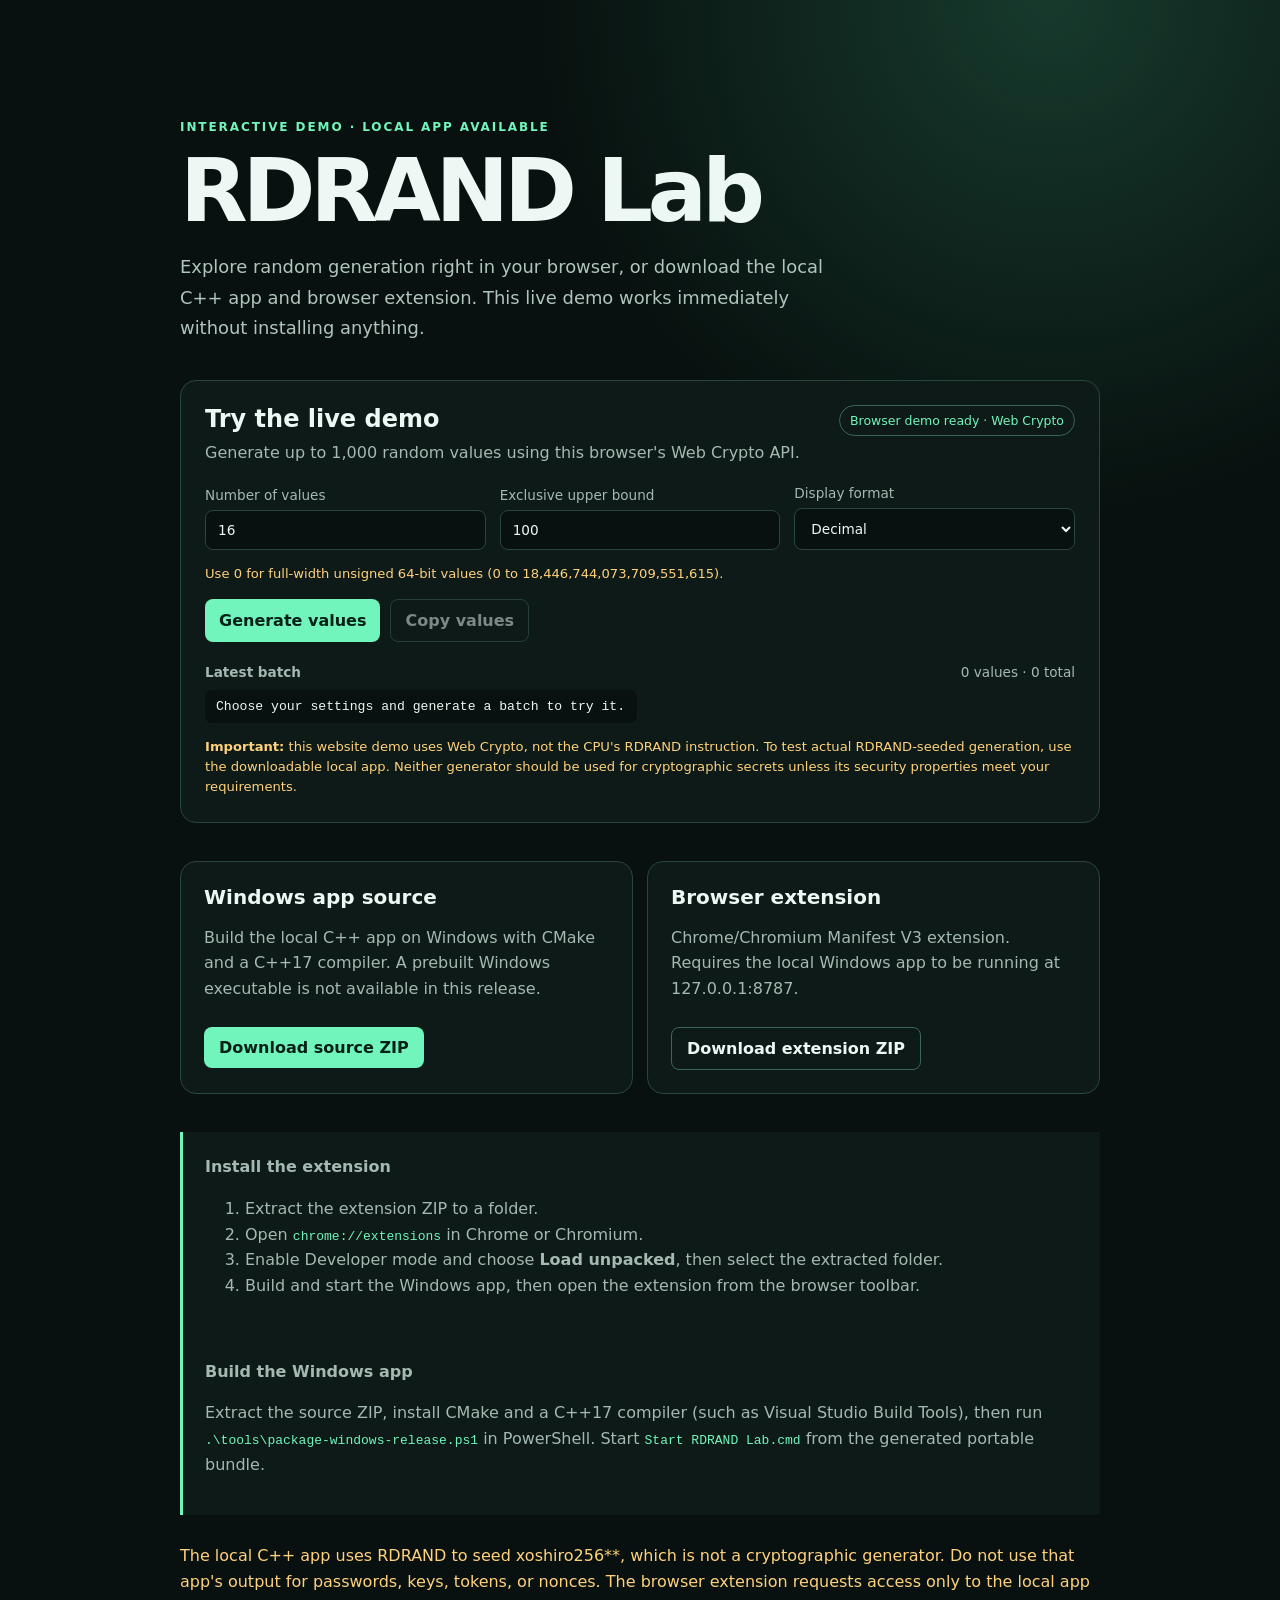
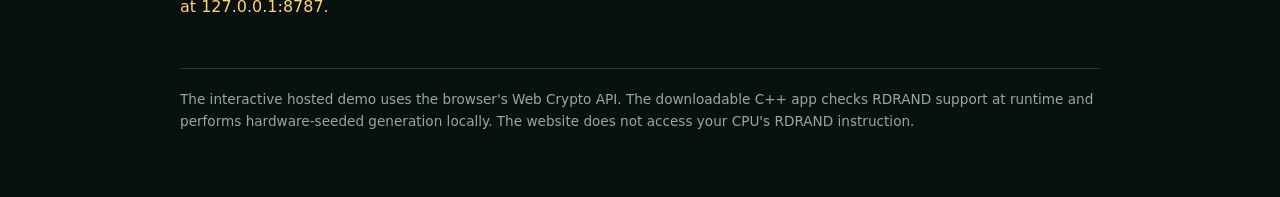
<file: index.html>
<!doctype html>
<html lang="en">
<head>
  <meta charset="utf-8">
  <meta name="viewport" content="width=device-width, initial-scale=1">
  <meta name="color-scheme" content="dark">
  <meta name="description" content="Try the live RDRAND Lab browser demo, explore random generation, and download the local Windows app and browser extension.">
  <title>RDRAND Lab - Interactive random generator demo</title>
  <style>
    :root { color-scheme: dark; font-family: Inter, "Segoe UI", system-ui, sans-serif; color: #edf8f4; background: #08110f; }
    * { box-sizing: border-box; }
    body { min-height: 100vh; margin: 0; background: radial-gradient(circle at 82% 0, #173a2d, transparent 32rem), #08110f; }
    main { width: min(920px, calc(100% - 36px)); margin: 0 auto; padding: 12vh 0 50px; }
    .eyebrow { color: #71f5bc; font-size: .75rem; font-weight: 700; letter-spacing: .16em; text-transform: uppercase; }
    h1 { max-width: 720px; margin: 14px 0; font-size: clamp(2.8rem, 8vw, 5.5rem); line-height: .98; letter-spacing: -.06em; }
    .lead { max-width: 660px; color: #b0c5bd; font-size: 1.12rem; line-height: 1.7; }
    .demo { margin: 36px 0; padding: 24px; border: 1px solid #29463d; border-radius: 16px; background: #0d1a17; }
    .demo-heading { display: flex; justify-content: space-between; align-items: flex-start; gap: 16px; margin-bottom: 20px; }
    .demo h2 { margin: 0 0 8px; font-size: 1.5rem; }
    .demo-heading p { margin: 0; color: #a4b9b1; line-height: 1.55; }
    .demo-status { flex: 0 0 auto; padding: 7px 10px; border: 1px solid #3b6757; border-radius: 999px; color: #71f5bc; font-size: .78rem; }
    .controls { display: grid; grid-template-columns: repeat(3, minmax(0, 1fr)); gap: 14px; align-items: end; }
    label { display: block; color: #a4b9b1; font-size: .85rem; }
    label span { display: block; margin-bottom: 7px; }
    input, select { width: 100%; padding: 11px 12px; border: 1px solid #29463d; border-radius: 8px; background: #08110f; color: #edf8f4; font: inherit; }
    input:focus, select:focus, button:focus-visible, a:focus-visible { outline: 2px solid #71f5bc; outline-offset: 2px; }
    .demo-actions { display: flex; gap: 10px; margin-top: 14px; }
    button { padding: 11px 14px; border: 0; border-radius: 8px; background: #71f5bc; color: #062016; font: inherit; font-weight: 750; cursor: pointer; }
    button.secondary { border: 1px solid #3b6757; background: transparent; color: #edf8f4; }
    button:disabled { cursor: not-allowed; opacity: .5; }
    .demo-message { margin: 14px 0 0; padding: 10px 12px; border: 1px solid #714545; border-radius: 8px; color: #ffaaaa; }
    .results-heading { display: flex; justify-content: space-between; align-items: center; gap: 12px; margin: 22px 0 10px; color: #a4b9b1; font-size: .85rem; }
    .results { display: grid; grid-template-columns: repeat(2, minmax(0, 1fr)); gap: 6px; max-height: 330px; overflow: auto; margin: 0; padding: 0; list-style: none; }
    .results li { min-width: 0; overflow-wrap: anywhere; padding: 9px 11px; border-radius: 7px; background: #08110f; color: #edf8f4; font: .82rem "Cascadia Code", Consolas, monospace; }
    .demo-note { margin: 14px 0 0; color: #ffd17c; font-size: .82rem; line-height: 1.55; }
    .downloads { display: grid; grid-template-columns: repeat(2, minmax(0, 1fr)); gap: 14px; margin: 38px 0; }
    .card { padding: 23px; border: 1px solid #29463d; border-radius: 16px; background: #0d1a17; }
    .card h2 { margin: 0 0 10px; font-size: 1.25rem; }
    .card p, .install { color: #a4b9b1; line-height: 1.6; }
    .button { display: inline-block; margin-top: 10px; padding: 11px 15px; border-radius: 8px; background: #71f5bc; color: #062016; font-weight: 750; text-decoration: none; }
    .button.secondary { border: 1px solid #3b6757; background: transparent; color: #edf8f4; }
    .install { padding: 22px; border-left: 3px solid #71f5bc; background: #0d1a17; }
    code { color: #71f5bc; }
    a { color: #71f5bc; }
    .warning { margin-top: 28px; color: #ffd17c; line-height: 1.6; }
    footer { margin-top: 48px; border-top: 1px solid #223d36; padding-top: 20px; color: #91aaa2; font-size: .85rem; line-height: 1.6; }
    @media (max-width: 650px) { .downloads, .controls { grid-template-columns: 1fr; } main { padding-top: 8vh; } .demo-heading { flex-direction: column; } .results { grid-template-columns: 1fr; } }
  </style>
</head>
<body>
  <main>
    <p class="eyebrow">Interactive demo · local app available</p>
    <h1>RDRAND Lab</h1>
    <p class="lead">Explore random generation right in your browser, or download the local C++ app and browser extension. This live demo works immediately without installing anything.</p>

    <section class="demo" aria-labelledby="demo-title">
      <div class="demo-heading">
        <div>
          <h2 id="demo-title">Try the live demo</h2>
          <p>Generate up to 1,000 random values using this browser's Web Crypto API.</p>
        </div>
        <span id="demo-status" class="demo-status" role="status">Checking browser support…</span>
      </div>
      <form id="demo-form">
        <div class="controls">
          <label>
            <span>Number of values</span>
            <input id="demo-count" type="number" min="1" max="1000" value="16" required>
          </label>
          <label>
            <span>Exclusive upper bound</span>
            <input id="demo-bound" type="text" inputmode="numeric" maxlength="20" pattern="[0-9]+" value="100" aria-describedby="bound-help" required>
          </label>
          <label>
            <span>Display format</span>
            <select id="demo-format">
              <option value="decimal">Decimal</option>
              <option value="hex">Hexadecimal</option>
            </select>
          </label>
        </div>
        <div id="bound-help" class="demo-note">Use 0 for full-width unsigned 64-bit values (0 to 18,446,744,073,709,551,615).</div>
        <div class="demo-actions">
          <button id="generate-button" type="submit">Generate values</button>
          <button id="copy-button" class="secondary" type="button" disabled>Copy values</button>
        </div>
      </form>
      <p id="demo-message" class="demo-message" role="alert" hidden></p>
      <div class="results-heading">
        <strong>Latest batch</strong>
        <span><span id="batch-count">0</span> values · <span id="total-count">0</span> total</span>
      </div>
      <ol id="demo-results" class="results" aria-live="polite">
        <li>Choose your settings and generate a batch to try it.</li>
      </ol>
      <p class="demo-note"><strong>Important:</strong> this website demo uses Web Crypto, not the CPU's RDRAND instruction. To test actual RDRAND-seeded generation, use the downloadable local app. Neither generator should be used for cryptographic secrets unless its security properties meet your requirements.</p>
    </section>

    <section class="downloads" aria-label="Downloads">
      <article class="card">
        <h2>Windows app source</h2>
        <p>Build the local C++ app on Windows with CMake and a C++17 compiler. A prebuilt Windows executable is not available in this release.</p>
        <a class="button" href="rdrand-lab-source.zip">Download source ZIP</a>
      </article>
      <article class="card">
        <h2>Browser extension</h2>
        <p>Chrome/Chromium Manifest V3 extension. Requires the local Windows app to be running at 127.0.0.1:8787.</p>
        <a class="button secondary" href="rdrand-lab-extension.zip">Download extension ZIP</a>
      </article>
    </section>

    <section class="install">
      <strong>Install the extension</strong>
      <ol>
        <li>Extract the extension ZIP to a folder.</li>
        <li>Open <code>chrome://extensions</code> in Chrome or Chromium.</li>
        <li>Enable Developer mode and choose <strong>Load unpacked</strong>, then select the extracted folder.</li>
        <li>Build and start the Windows app, then open the extension from the browser toolbar.</li>
      </ol>
    </section>

    <section class="install">
      <strong>Build the Windows app</strong>
      <p>Extract the source ZIP, install CMake and a C++17 compiler (such as Visual Studio Build Tools), then run <code>.\tools\package-windows-release.ps1</code> in PowerShell. Start <code>Start RDRAND Lab.cmd</code> from the generated portable bundle.</p>
    </section>

    <p class="warning">The local C++ app uses RDRAND to seed xoshiro256**, which is not a cryptographic generator. Do not use that app's output for passwords, keys, tokens, or nonces. The browser extension requests access only to the local app at 127.0.0.1:8787.</p>
    <footer>The interactive hosted demo uses the browser's Web Crypto API. The downloadable C++ app checks RDRAND support at runtime and performs hardware-seeded generation locally. The website does not access your CPU's RDRAND instruction.</footer>
  </main>
  <script>
    (() => {
      const fullRange = 1n << 64n;
      const status = document.querySelector('#demo-status');
      const form = document.querySelector('#demo-form');
      const countInput = document.querySelector('#demo-count');
      const boundInput = document.querySelector('#demo-bound');
      const format = document.querySelector('#demo-format');
      const generateButton = document.querySelector('#generate-button');
      const copyButton = document.querySelector('#copy-button');
      const message = document.querySelector('#demo-message');
      const results = document.querySelector('#demo-results');
      const batchCount = document.querySelector('#batch-count');
      const totalCount = document.querySelector('#total-count');
      let latestValues = [];
      let totalGenerated = 0;

      function randomU64() {
        const words = new Uint32Array(2);
        crypto.getRandomValues(words);
        return (BigInt(words[0]) << 32n) | BigInt(words[1]);
      }

      function randomBounded(bound) {
        if (bound === 0n) return randomU64();
        const limit = fullRange - (fullRange % bound);
        let value;
        do {
          value = randomU64();
        } while (value >= limit);
        return value % bound;
      }

      function formatValue(value) {
        return format.value === 'hex'
          ? `0x${value.toString(16).padStart(16, '0')}`
          : value.toString();
      }

      function renderValues() {
        results.replaceChildren(...latestValues.map((value) => {
          const item = document.createElement('li');
          item.textContent = formatValue(value);
          return item;
        }));
      }

      if (globalThis.isSecureContext && globalThis.crypto?.getRandomValues) {
        status.textContent = 'Browser demo ready · Web Crypto';
      } else {
        status.textContent = 'Secure browser context required';
        generateButton.disabled = true;
      }

      form.addEventListener('submit', (event) => {
        event.preventDefault();
        message.hidden = true;
        generateButton.disabled = true;
        try {
          const count = Number(countInput.value);
          const boundText = boundInput.value;
          if (!Number.isInteger(count) || count < 1 || count > 1000) {
            throw new Error('Choose between 1 and 1,000 values.');
          }
          if (!/^[0-9]+$/.test(boundText)) {
            throw new Error('Enter a whole-number bound, or use 0 for full-width values.');
          }
          const bound = BigInt(boundText);
          if (bound >= fullRange) {
            throw new Error('The bound must be less than 18,446,744,073,709,551,616.');
          }
          latestValues = Array.from({ length: count }, () => randomBounded(bound));
          totalGenerated += count;
          renderValues();
          batchCount.textContent = String(count);
          totalCount.textContent = totalGenerated.toLocaleString();
          copyButton.disabled = false;
        } catch (error) {
          message.textContent = error instanceof Error ? error.message : String(error);
          message.hidden = false;
        } finally {
          generateButton.disabled = status.textContent !== 'Browser demo ready · Web Crypto';
        }
      });

      format.addEventListener('change', renderValues);

      copyButton.addEventListener('click', async () => {
        try {
          await navigator.clipboard.writeText(latestValues.map(formatValue).join('\n'));
          copyButton.textContent = 'Copied';
          setTimeout(() => { copyButton.textContent = 'Copy values'; }, 1200);
        } catch {
          message.textContent = 'Clipboard access was denied by the browser.';
          message.hidden = false;
        }
      });
    })();
  </script>
</body>
</html>
</file>
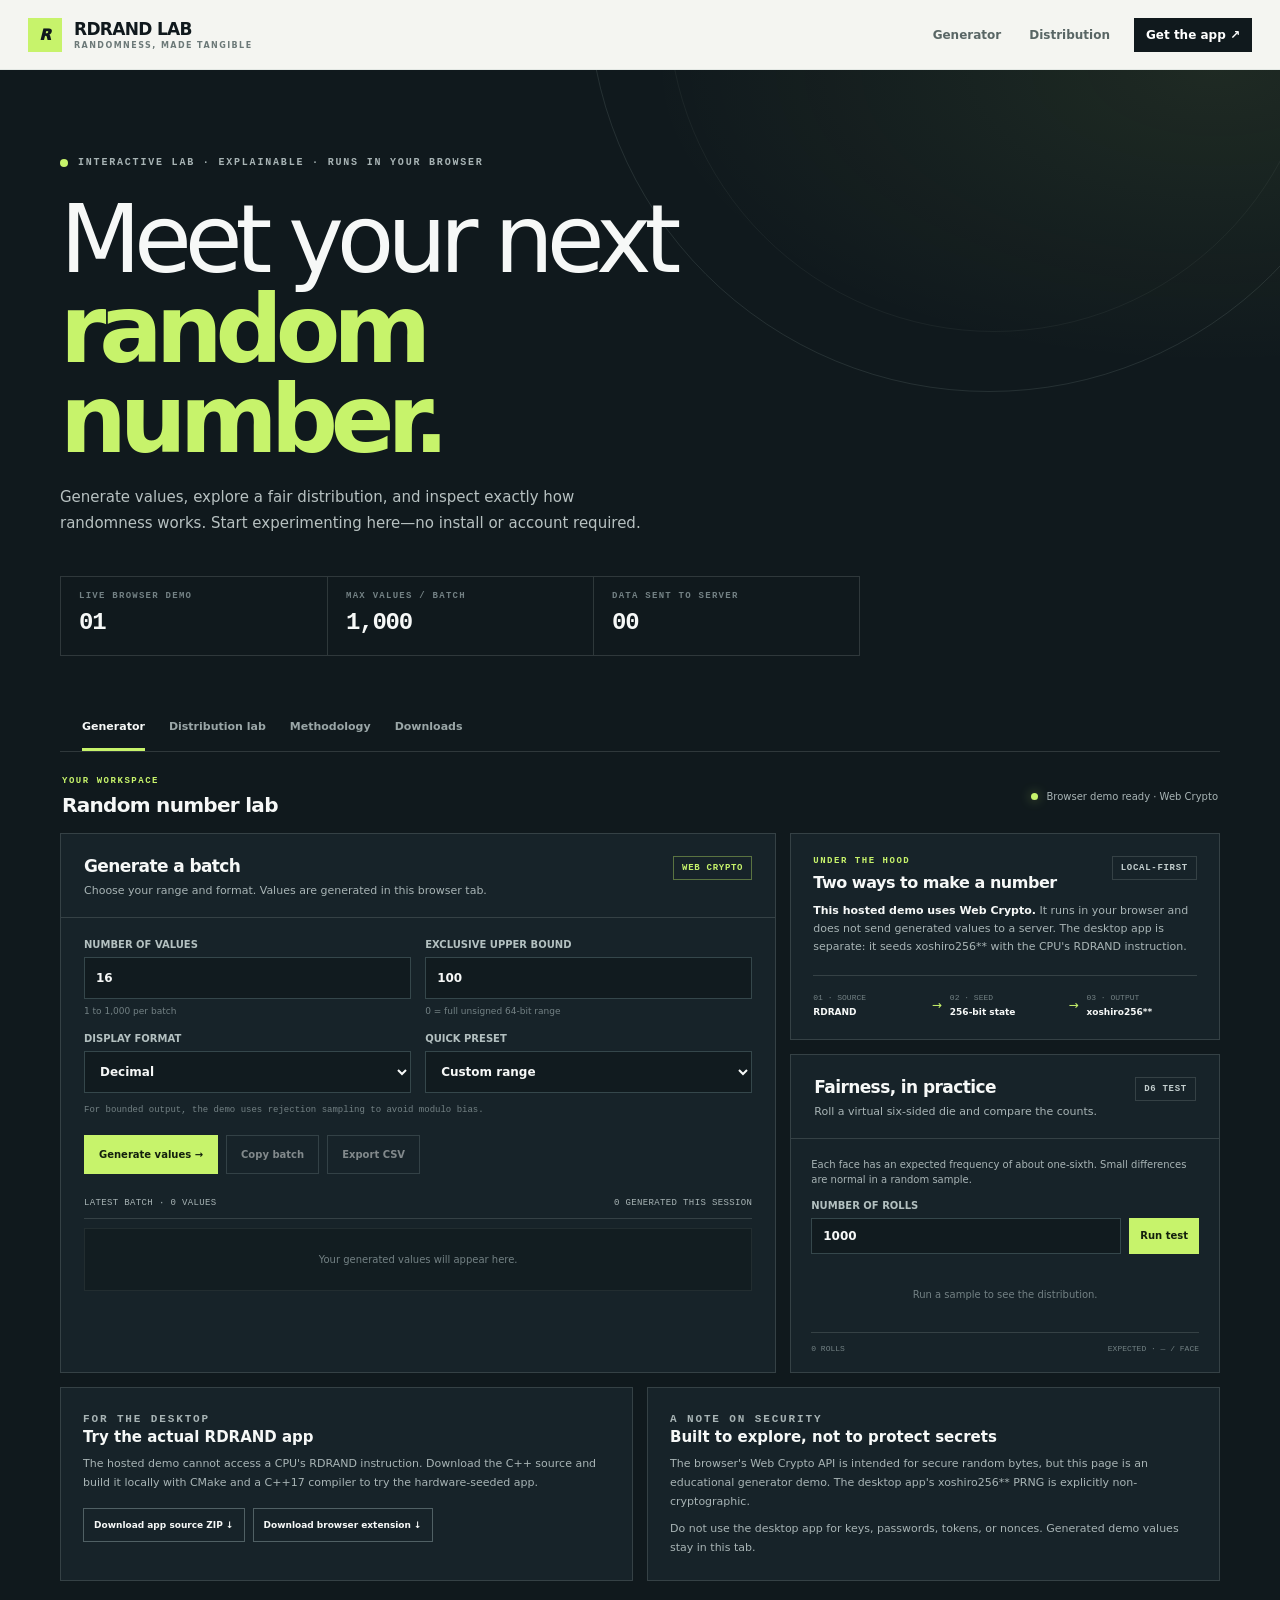
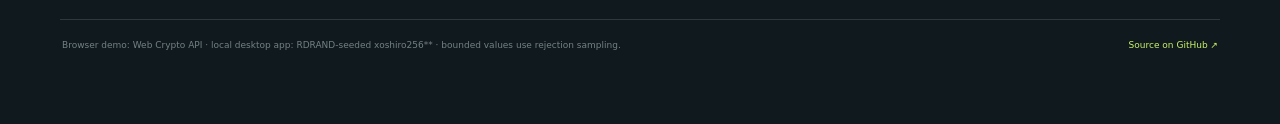
<file: app.html>
<!doctype html>
<html lang="en">
<head>
  <meta charset="utf-8">
  <meta name="viewport" content="width=device-width, initial-scale=1">
  <meta name="color-scheme" content="dark">
  <meta name="description" content="Explore random number generation in a live, interactive RDRAND Lab browser demo.">
  <title>RDRAND Lab — Randomness, made tangible</title>
  <style>
    :root {
      color-scheme: dark;
      --ink: #10191d;
      --ink-raised: #172329;
      --paper: #f4f5f1;
      --white: #f6f8f7;
      --muted: #a8b4b5;
      --quiet: #738184;
      --acid: #c7f36b;
      --line: rgba(220, 234, 229, .15);
      --red: #ff9382;
      font-family: Inter, "Segoe UI", system-ui, sans-serif;
      background: var(--ink);
      color: var(--white);
    }
    * { box-sizing: border-box; }
    html { scroll-behavior: smooth; scroll-padding-top: 86px; }
    body { margin: 0; min-width: 320px; background: var(--ink); }
    button, input, select { font: inherit; }
    button, a, input, select { -webkit-tap-highlight-color: transparent; }
    button:focus-visible, a:focus-visible, input:focus-visible, select:focus-visible { outline: 2px solid var(--acid); outline-offset: 3px; }
    .topbar { position: sticky; z-index: 5; top: 0; display: flex; align-items: center; justify-content: space-between; min-height: 70px; padding: 0 max(28px, calc((100vw - 1240px) / 2)); border-bottom: 1px solid #e2e7e3; background: var(--paper); color: var(--ink); }
    .brand { display: inline-flex; align-items: center; gap: 12px; color: inherit; text-decoration: none; }
    .brand-mark { display: grid; width: 34px; height: 34px; place-items: center; background: var(--acid); font-size: 15px; font-weight: 950; font-style: italic; }
    .brand-name { display: flex; flex-direction: column; gap: 2px; font-size: 17px; font-weight: 900; letter-spacing: -.04em; }
    .brand-name small { color: #6c7978; font-size: 8px; font-weight: 700; letter-spacing: .18em; }
    .topnav { display: flex; align-items: center; gap: 4px; }
    .topnav a { padding: 10px 12px; color: #596665; font-size: 12px; font-weight: 650; text-decoration: none; }
    .topnav a:hover { color: var(--ink); }
    .topnav .nav-cta { margin-left: 8px; background: var(--ink); color: white; }
    .hero { position: relative; overflow: hidden; padding: 76px max(28px, calc((100vw - 1160px) / 2)) 46px; background: radial-gradient(ellipse at 95% 0%, rgba(199,243,107,.08), transparent 33%), var(--ink); }
    .hero::before, .hero::after { position: absolute; z-index: 0; top: -480px; right: -110px; width: 800px; height: 800px; border: 1px solid rgba(209,230,221,.11); border-radius: 50%; content: ""; pointer-events: none; }
    .hero::after { top: -390px; right: -40px; width: 650px; height: 650px; border-color: rgba(209,230,221,.055); }
    .hero-inner { position: relative; z-index: 1; max-width: 1160px; margin: 0 auto; }
    .kicker { display: flex; align-items: center; gap: 10px; color: var(--muted); font: 700 10px/1.4 "Cascadia Code", Consolas, monospace; letter-spacing: .18em; text-transform: uppercase; }
    .kicker::before { width: 8px; height: 8px; border-radius: 50%; background: var(--acid); content: ""; }
    .hero h1 { max-width: 760px; margin: 25px 0 18px; font-size: clamp(52px, 8vw, 94px); font-weight: 400; letter-spacing: -.075em; line-height: .96; }
    .hero h1 span { color: var(--acid); font-weight: 750; }
    .hero-copy { max-width: 610px; margin: 0; color: #b7c1c1; font-size: 15px; line-height: 1.75; }
    .hero-stats { display: grid; grid-template-columns: repeat(3, minmax(0, 1fr)); max-width: 800px; margin-top: 40px; border: 1px solid var(--line); }
    .hero-stat { min-height: 78px; padding: 14px 18px; }
    .hero-stat + .hero-stat { border-left: 1px solid var(--line); }
    .hero-stat small { display: block; margin-bottom: 8px; color: var(--quiet); font: 700 9px "Cascadia Code", Consolas, monospace; letter-spacing: .14em; text-transform: uppercase; }
    .hero-stat strong { font: 750 24px "Cascadia Code", Consolas, monospace; letter-spacing: -.05em; }
    .workspace { max-width: 1220px; margin: 0 auto; padding: 0 30px 72px; }
    .section-nav { position: sticky; z-index: 3; top: 69px; display: flex; gap: 24px; overflow: auto; padding: 0 22px; border-bottom: 1px solid var(--line); background: var(--ink); scrollbar-width: none; }
    .section-nav::-webkit-scrollbar { display: none; }
    .section-nav a { flex: 0 0 auto; padding: 18px 0 15px; border-bottom: 3px solid transparent; color: #9aa6a7; font-size: 11px; font-weight: 650; text-decoration: none; }
    .section-nav a:hover, .section-nav a.active { border-color: var(--acid); color: var(--white); }
    .overview-bar { display: flex; justify-content: space-between; align-items: center; gap: 18px; padding: 24px 2px 16px; }
    .eyebrow { margin: 0 0 7px; color: var(--acid); font: 700 9px "Cascadia Code", Consolas, monospace; letter-spacing: .17em; text-transform: uppercase; }
    .section-title { margin: 0; font-size: 20px; letter-spacing: -.035em; }
    .runtime { display: inline-flex; align-items: center; gap: 8px; color: var(--muted); font-size: 10px; }
    .runtime-dot { width: 7px; height: 7px; border-radius: 50%; background: var(--acid); box-shadow: 0 0 12px rgba(199,243,107,.45); }
    .runtime[data-state="error"] .runtime-dot { background: var(--red); box-shadow: none; }
    .main-grid { display: grid; grid-template-columns: minmax(0, 1.25fr) minmax(310px, .75fr); gap: 14px; }
    .panel { min-width: 0; border: 1px solid var(--line); background: var(--ink-raised); }
    .panel-head { display: flex; justify-content: space-between; align-items: flex-start; gap: 14px; padding: 22px 23px 18px; border-bottom: 1px solid var(--line); }
    .panel-head h2 { margin: 0; font-size: 17px; letter-spacing: -.035em; }
    .panel-head p { margin: 6px 0 0; color: var(--muted); font-size: 11px; line-height: 1.55; }
    .chip { flex: 0 0 auto; padding: 6px 8px; border: 1px solid var(--line); color: #c3cece; font: 700 9px "Cascadia Code", Consolas, monospace; letter-spacing: .08em; text-transform: uppercase; }
    .chip.acid { border-color: rgba(199,243,107,.38); color: var(--acid); }
    .generator-body { padding: 21px 23px 23px; }
    .fields { display: grid; grid-template-columns: 1fr 1fr; gap: 14px; }
    .field { display: block; color: #b3c0c0; font-size: 10px; font-weight: 650; }
    .field > span { display: block; margin-bottom: 7px; }
    .field input, .field select { width: 100%; min-height: 42px; padding: 0 11px; border: 1px solid #35474b; border-radius: 0; background: #111b1f; color: var(--white); font-size: 12px; }
    .field small { display: block; margin-top: 6px; color: var(--quiet); font-size: 9px; font-weight: 400; line-height: 1.5; }
    .input-footnote { margin: 11px 0 0; color: var(--quiet); font: 9px/1.55 "Cascadia Code", Consolas, monospace; }
    .button-row { display: flex; flex-wrap: wrap; gap: 8px; margin-top: 17px; }
    .button { min-height: 39px; padding: 0 14px; border: 1px solid var(--acid); border-radius: 0; background: var(--acid); color: #13200d; font-size: 10px; font-weight: 850; cursor: pointer; transition: background .15s ease, transform .15s ease; }
    .button:hover:not(:disabled) { transform: translateY(-1px); background: #d6ff89; }
    .button.secondary { border-color: #526266; background: transparent; color: var(--white); }
    .button.secondary:hover:not(:disabled) { border-color: var(--acid); color: var(--acid); }
    .button:disabled { cursor: not-allowed; opacity: .48; }
    .error { margin: 13px 0 0; padding: 10px; border: 1px solid rgba(255,147,130,.35); color: var(--red); font-size: 10px; line-height: 1.5; }
    .batch-meta { display: flex; justify-content: space-between; gap: 14px; margin-top: 24px; padding-bottom: 10px; border-bottom: 1px solid var(--line); color: var(--muted); font: 9px "Cascadia Code", Consolas, monospace; letter-spacing: .04em; text-transform: uppercase; }
    .output { display: grid; grid-template-columns: repeat(3, minmax(0, 1fr)); gap: 5px; max-height: 240px; overflow: auto; margin: 0; padding: 9px 0 0; list-style: none; scrollbar-color: #49605c transparent; }
    .output li { overflow: hidden; padding: 8px 9px; border: 1px solid rgba(220,234,229,.075); background: #121d21; color: #e2e9e6; font: 10px "Cascadia Code", Consolas, monospace; text-overflow: ellipsis; white-space: nowrap; }
    .output .empty { grid-column: 1 / -1; padding: 25px 10px; color: var(--quiet); font-family: inherit; text-align: center; white-space: normal; }
    .side-stack { display: grid; grid-template-rows: auto 1fr; gap: 14px; }
    .engine-card { padding: 22px; }
    .engine-top { display: flex; justify-content: space-between; align-items: flex-start; gap: 12px; }
    .engine-top h2 { margin: 0; font-size: 16px; letter-spacing: -.03em; }
    .engine-card > p { margin: 10px 0 18px; color: var(--muted); font-size: 11px; line-height: 1.65; }
    .engine-card > p strong { color: var(--white); }
    .engine-flow { display: grid; grid-template-columns: 1fr auto 1fr auto 1fr; align-items: center; gap: 8px; padding-top: 17px; border-top: 1px solid var(--line); }
    .flow-step { min-width: 0; }
    .flow-step small, .flow-step strong { display: block; }
    .flow-step small { color: var(--quiet); font: 8px "Cascadia Code", Consolas, monospace; }
    .flow-step strong { margin-top: 5px; overflow: hidden; font-size: 9px; text-overflow: ellipsis; }
    .flow-arrow { color: var(--acid); font-size: 12px; }
    .distribution { scroll-margin-top: 120px; }
    .distribution-body { padding: 18px 20px 19px; }
    .distribution-body > p { margin: 0 0 12px; color: var(--muted); font-size: 10px; line-height: 1.55; }
    .sim-settings { display: flex; align-items: end; gap: 8px; }
    .sim-settings .field { flex: 1; }
    .sim-settings .field input { min-height: 36px; }
    .sim-settings .button { min-height: 36px; padding: 0 10px; }
    .chart { display: grid; gap: 8px; margin-top: 17px; }
    .chart-row { display: grid; grid-template-columns: 42px 1fr 48px; align-items: center; gap: 8px; color: #bdc8c8; font: 9px "Cascadia Code", Consolas, monospace; }
    .bar-track { height: 13px; background: #0e181c; }
    .bar { height: 100%; min-width: 1px; background: #758b81; transition: width .35s ease; }
    .chart-row:first-child .bar { background: var(--acid); }
    .chart-empty { padding: 18px 0; color: var(--quiet); font-size: 10px; text-align: center; }
    .sim-summary { display: flex; justify-content: space-between; gap: 8px; margin-top: 14px; padding-top: 11px; border-top: 1px solid var(--line); color: var(--quiet); font: 8px "Cascadia Code", Consolas, monospace; text-transform: uppercase; }
    .lower-grid { display: grid; grid-template-columns: 1fr 1fr; gap: 14px; margin-top: 14px; }
    .info-card { padding: 22px; scroll-margin-top: 120px; }
    .info-card h2 { margin: 0 0 9px; font-size: 15px; }
    .info-card p { margin: 0; color: var(--muted); font-size: 11px; line-height: 1.7; }
    .info-card p + p { margin-top: 9px; }
    .download-links { display: flex; flex-wrap: wrap; gap: 8px; margin-top: 15px; }
    .download-links a { display: inline-flex; align-items: center; min-height: 34px; padding: 0 10px; border: 1px solid #506064; color: var(--white); font-size: 9px; font-weight: 700; text-decoration: none; }
    .download-links a:hover { border-color: var(--acid); color: var(--acid); }
    .footer { display: flex; justify-content: space-between; gap: 20px; margin-top: 38px; padding: 18px 2px 0; border-top: 1px solid var(--line); color: var(--quiet); font-size: 9px; line-height: 1.6; }
    .footer p { max-width: 720px; margin: 0; }
    .footer a { flex: 0 0 auto; color: var(--acid); text-decoration: none; }
    @media (max-width: 860px) { .main-grid { grid-template-columns: 1fr; } .side-stack { grid-template-columns: 1fr 1fr; grid-template-rows: 1fr; } }
    @media (max-width: 620px) {
      .topbar { min-height: 60px; padding: 0 16px; }
      .brand-mark { width: 30px; height: 30px; }
      .topnav { gap: 0; }
      .topnav a { padding: 9px 7px; font-size: 10px; }
      .topnav a:nth-child(2) { display: none; }
      .topnav .nav-cta { margin-left: 3px; }
      .hero { padding: 56px 20px 32px; }
      .hero h1 { margin-top: 22px; font-size: clamp(50px, 13vw, 76px); }
      .hero-copy { font-size: 13px; }
      .hero-stats { margin-top: 29px; }
      .hero-stat { min-height: 70px; padding: 11px 10px; }
      .hero-stat strong { font-size: 19px; }
      .hero-stat small { font-size: 7px; }
      .workspace { padding: 0 14px 48px; }
      .section-nav { top: 59px; gap: 19px; padding: 0 8px; }
      .section-nav a { padding: 15px 0 12px; font-size: 10px; }
      .overview-bar { padding-top: 19px; }
      .main-grid { gap: 10px; }
      .panel-head { padding: 18px 16px 15px; }
      .generator-body { padding: 17px 16px; }
      .fields { gap: 10px; }
      .output { grid-template-columns: repeat(2, minmax(0, 1fr)); }
      .side-stack, .lower-grid { grid-template-columns: 1fr; gap: 10px; }
      .engine-card, .distribution-body, .info-card { padding: 17px 16px; }
      .footer { flex-direction: column; gap: 10px; }
    }
    @media (prefers-reduced-motion: reduce) { html { scroll-behavior: auto; } *, *::before, *::after { transition-duration: .01ms !important; } }
  </style>
</head>
<body>
  <header class="topbar">
    <a class="brand" href="#home" aria-label="RDRAND Lab home">
      <span class="brand-mark">R</span>
      <span class="brand-name">RDRAND LAB<small>RANDOMNESS, MADE TANGIBLE</small></span>
    </a>
    <nav class="topnav" aria-label="Primary navigation">
      <a href="#generator">Generator</a>
      <a href="#distribution">Distribution</a>
      <a class="nav-cta" href="#downloads">Get the app ↗</a>
    </nav>
  </header>

  <section class="hero" id="home">
    <div class="hero-inner">
      <p class="kicker">Interactive lab · explainable · runs in your browser</p>
      <h1>Meet your next<br><span>random number.</span></h1>
      <p class="hero-copy">Generate values, explore a fair distribution, and inspect exactly how randomness works. Start experimenting here—no install or account required.</p>
      <div class="hero-stats" aria-label="Demo highlights">
        <div class="hero-stat"><small>LIVE BROWSER DEMO</small><strong>01</strong></div>
        <div class="hero-stat"><small>MAX VALUES / BATCH</small><strong>1,000</strong></div>
        <div class="hero-stat"><small>DATA SENT TO SERVER</small><strong>00</strong></div>
      </div>
    </div>
  </section>

  <main class="workspace">
    <nav class="section-nav" aria-label="Lab sections">
      <a class="active" href="#generator">Generator</a>
      <a href="#distribution">Distribution lab</a>
      <a href="#method">Methodology</a>
      <a href="#downloads">Downloads</a>
    </nav>

    <div class="overview-bar">
      <div>
        <p class="eyebrow">Your workspace</p>
        <h2 class="section-title">Random number lab</h2>
      </div>
      <span id="demo-status" class="runtime" data-state="ready" role="status"><i class="runtime-dot" aria-hidden="true"></i><span>Checking secure browser…</span></span>
    </div>

    <section class="main-grid" id="generator" aria-label="Generator dashboard">
      <article class="panel">
        <div class="panel-head">
          <div>
            <h2>Generate a batch</h2>
            <p>Choose your range and format. Values are generated in this browser tab.</p>
          </div>
          <span class="chip acid">Web Crypto</span>
        </div>
        <div class="generator-body">
          <form id="demo-form" novalidate>
            <div class="fields">
              <label class="field">
                <span>NUMBER OF VALUES</span>
                <input id="demo-count" type="number" min="1" max="1000" value="16">
                <small>1 to 1,000 per batch</small>
              </label>
              <label class="field">
                <span>EXCLUSIVE UPPER BOUND</span>
                <input id="demo-bound" type="text" inputmode="numeric" maxlength="20" value="100" aria-describedby="bound-help">
                <small id="bound-help">0 = full unsigned 64-bit range</small>
              </label>
              <label class="field">
                <span>DISPLAY FORMAT</span>
                <select id="demo-format">
                  <option value="decimal">Decimal</option>
                  <option value="hex">Hexadecimal</option>
                </select>
              </label>
              <label class="field">
                <span>QUICK PRESET</span>
                <select id="demo-preset">
                  <option value="custom">Custom range</option>
                  <option value="6">Six-sided die · 1–6</option>
                  <option value="100">Percent · 0–99</option>
                  <option value="0">Full-width · uint64</option>
                </select>
              </label>
            </div>
            <p class="input-footnote">For bounded output, the demo uses rejection sampling to avoid modulo bias.</p>
            <div class="button-row">
              <button id="generate-button" class="button" type="submit">Generate values →</button>
              <button id="copy-button" class="button secondary" type="button" disabled>Copy batch</button>
              <button id="export-button" class="button secondary" type="button" disabled>Export CSV</button>
            </div>
          </form>
          <p id="demo-message" class="error" role="alert" hidden></p>
          <div class="batch-meta">
            <span>Latest batch · <span id="batch-count">0</span> values</span>
            <span><span id="total-count">0</span> generated this session</span>
          </div>
          <ol id="demo-results" class="output" aria-live="polite">
            <li class="empty">Your generated values will appear here.</li>
          </ol>
        </div>
      </article>

      <div class="side-stack">
        <article class="panel engine-card" id="method">
          <div class="engine-top">
            <div>
              <p class="eyebrow">Under the hood</p>
              <h2>Two ways to make a number</h2>
            </div>
            <span class="chip">LOCAL-FIRST</span>
          </div>
          <p><strong>This hosted demo uses Web Crypto.</strong> It runs in your browser and does not send generated values to a server. The desktop app is separate: it seeds xoshiro256** with the CPU's RDRAND instruction.</p>
          <div class="engine-flow" aria-label="Local application generation pipeline">
            <div class="flow-step"><small>01 · SOURCE</small><strong>RDRAND</strong></div>
            <span class="flow-arrow" aria-hidden="true">→</span>
            <div class="flow-step"><small>02 · SEED</small><strong>256-bit state</strong></div>
            <span class="flow-arrow" aria-hidden="true">→</span>
            <div class="flow-step"><small>03 · OUTPUT</small><strong>xoshiro256**</strong></div>
          </div>
        </article>

        <article class="panel distribution" id="distribution">
          <div class="panel-head">
            <div>
              <h2>Fairness, in practice</h2>
              <p>Roll a virtual six-sided die and compare the counts.</p>
            </div>
            <span class="chip">D6 TEST</span>
          </div>
          <div class="distribution-body">
            <p>Each face has an expected frequency of about one-sixth. Small differences are normal in a random sample.</p>
            <div class="sim-settings">
              <label class="field">
                <span>NUMBER OF ROLLS</span>
                <input id="roll-count" type="number" min="100" max="10000" step="100" value="1000">
              </label>
              <button id="roll-button" class="button" type="button">Run test</button>
            </div>
            <div id="chart" class="chart" aria-live="polite"><div class="chart-empty">Run a sample to see the distribution.</div></div>
            <div class="sim-summary"><span id="roll-total">0 rolls</span><span id="roll-expected">Expected · — / face</span></div>
          </div>
        </article>
      </div>
    </section>

    <section class="lower-grid" id="downloads">
      <article class="panel info-card">
        <p class="eyebrow">For the desktop</p>
        <h2>Try the actual RDRAND app</h2>
        <p>The hosted demo cannot access a CPU's RDRAND instruction. Download the C++ source and build it locally with CMake and a C++17 compiler to try the hardware-seeded app.</p>
        <div class="download-links">
          <a href="rdrand-lab-source.zip">Download app source ZIP ↓</a>
          <a href="rdrand-lab-extension.zip">Download browser extension ↓</a>
        </div>
      </article>
      <article class="panel info-card">
        <p class="eyebrow">A note on security</p>
        <h2>Built to explore, not to protect secrets</h2>
        <p>The browser's Web Crypto API is intended for secure random bytes, but this page is an educational generator demo. The desktop app's xoshiro256** PRNG is explicitly non-cryptographic.</p>
        <p>Do not use the desktop app for keys, passwords, tokens, or nonces. Generated demo values stay in this tab.</p>
      </article>
    </section>

    <footer class="footer">
      <p>Browser demo: Web Crypto API · local desktop app: RDRAND-seeded xoshiro256** · bounded values use rejection sampling.</p>
      <a href="https://github.com/tenoaddisi-tech/rdp-parchment-">Source on GitHub ↗</a>
    </footer>
  </main>

  <script>
    (() => {
      const fullRange = 1n << 64n;
      const status = document.querySelector('#demo-status');
      const form = document.querySelector('#demo-form');
      const countInput = document.querySelector('#demo-count');
      const boundInput = document.querySelector('#demo-bound');
      const format = document.querySelector('#demo-format');
      const preset = document.querySelector('#demo-preset');
      const generateButton = document.querySelector('#generate-button');
      const copyButton = document.querySelector('#copy-button');
      const exportButton = document.querySelector('#export-button');
      const message = document.querySelector('#demo-message');
      const results = document.querySelector('#demo-results');
      const batchCount = document.querySelector('#batch-count');
      const totalCount = document.querySelector('#total-count');
      const rollCount = document.querySelector('#roll-count');
      const chart = document.querySelector('#chart');
      const rollTotal = document.querySelector('#roll-total');
      const rollExpected = document.querySelector('#roll-expected');
      let latestValues = [];
      let totalGenerated = 0;
      let dieCounts = null;

      function randomU64() {
        const words = new Uint32Array(2);
        crypto.getRandomValues(words);
        return (BigInt(words[0]) << 32n) | BigInt(words[1]);
      }

      function randomBounded(bound) {
        if (bound === 0n) return randomU64();
        const limit = fullRange - (fullRange % bound);
        let value;
        do {
          value = randomU64();
        } while (value >= limit);
        return value % bound;
      }

      function formatValue(value) {
        return format.value === 'hex'
          ? `0x${value.toString(16).padStart(16, '0')}`
          : value.toString();
      }

      function renderValues() {
        if (latestValues.length === 0) return;
        results.replaceChildren(...latestValues.map((value) => {
          const item = document.createElement('li');
          item.textContent = formatValue(value);
          return item;
        }));
      }

      function showError(text) {
        message.textContent = text;
        message.hidden = false;
      }

      if (globalThis.isSecureContext && globalThis.crypto?.getRandomValues) {
        status.querySelector('span').textContent = 'Browser demo ready · Web Crypto';
      } else {
        status.dataset.state = 'error';
        status.querySelector('span').textContent = 'Secure HTTPS browser required';
        generateButton.disabled = true;
        document.querySelector('#roll-button').disabled = true;
      }

      preset.addEventListener('change', () => {
        if (preset.value === '6') {
          boundInput.value = '6';
          countInput.value = '16';
        } else if (preset.value === '100') {
          boundInput.value = '100';
        } else if (preset.value === '0') {
          boundInput.value = '0';
        }
      });
      boundInput.addEventListener('input', () => { preset.value = 'custom'; });

      form.addEventListener('submit', (event) => {
        event.preventDefault();
        message.hidden = true;
        try {
          const count = Number(countInput.value);
          if (!Number.isInteger(count) || count < 1 || count > 1000) {
            throw new Error('Choose between 1 and 1,000 values per batch.');
          }
          const boundText = boundInput.value;
          if (!/^[0-9]+$/.test(boundText)) {
            throw new Error('Enter a whole-number bound, or use 0 for full-width values.');
          }
          const bound = BigInt(boundText);
          if (bound >= fullRange) {
            throw new Error('The bound must be less than 18,446,744,073,709,551,616.');
          }
          latestValues = Array.from({ length: count }, () => randomBounded(bound));
          totalGenerated += count;
          renderValues();
          batchCount.textContent = String(count);
          totalCount.textContent = totalGenerated.toLocaleString();
          copyButton.disabled = false;
          exportButton.disabled = false;
        } catch (error) {
          showError(error instanceof Error ? error.message : String(error));
        }
      });

      format.addEventListener('change', renderValues);

      copyButton.addEventListener('click', async () => {
        try {
          await navigator.clipboard.writeText(latestValues.map(formatValue).join('\n'));
          copyButton.textContent = 'Copied ✓';
          setTimeout(() => { copyButton.textContent = 'Copy batch'; }, 1400);
        } catch {
          showError('Clipboard access was denied by the browser.');
        }
      });

      exportButton.addEventListener('click', () => {
        const csv = `index,value\n${latestValues.map((value, index) => `${index + 1},${formatValue(value)}`).join('\n')}\n`;
        const blob = new Blob([csv], { type: 'text/csv;charset=utf-8' });
        const url = URL.createObjectURL(blob);
        const link = document.createElement('a');
        link.href = url;
        link.download = 'rdrand-lab-values.csv';
        link.click();
        URL.revokeObjectURL(url);
      });

      function randomDieFace() {
        const words = new Uint32Array(64);
        const range = 0x100000000;
        const limit = range - (range % 6);
        while (true) {
          crypto.getRandomValues(words);
          for (const word of words) {
            if (word < limit) return (word % 6) + 1;
          }
        }
      }

      function renderDistribution(counts, rolls) {
        const expected = rolls / 6;
        const maxCount = Math.max(...counts);
        chart.replaceChildren(...counts.map((count, index) => {
          const row = document.createElement('div');
          row.className = 'chart-row';
          const label = document.createElement('span');
          label.textContent = `FACE ${index + 1}`;
          const track = document.createElement('div');
          track.className = 'bar-track';
          const bar = document.createElement('div');
          bar.className = 'bar';
          bar.style.width = `${Math.max(1, (count / maxCount) * 100)}%`;
          track.append(bar);
          const value = document.createElement('span');
          value.textContent = `${count} · ${((count / rolls) * 100).toFixed(1)}%`;
          row.append(label, track, value);
          return row;
        }));
        rollTotal.textContent = `${rolls.toLocaleString()} rolls`;
        rollExpected.textContent = `Expected · ${expected.toFixed(1)} / face`;
      }

      document.querySelector('#roll-button').addEventListener('click', () => {
        const rolls = Number(rollCount.value);
        if (!Number.isInteger(rolls) || rolls < 100 || rolls > 10000) {
          showError('Distribution test must contain between 100 and 10,000 rolls.');
          return;
        }
        const counts = [0, 0, 0, 0, 0, 0];
        for (let index = 0; index < rolls; index += 1) counts[randomDieFace() - 1] += 1;
        dieCounts = counts;
        renderDistribution(dieCounts, rolls);
      });
    })();
  </script>
</body>
</html>
</file>
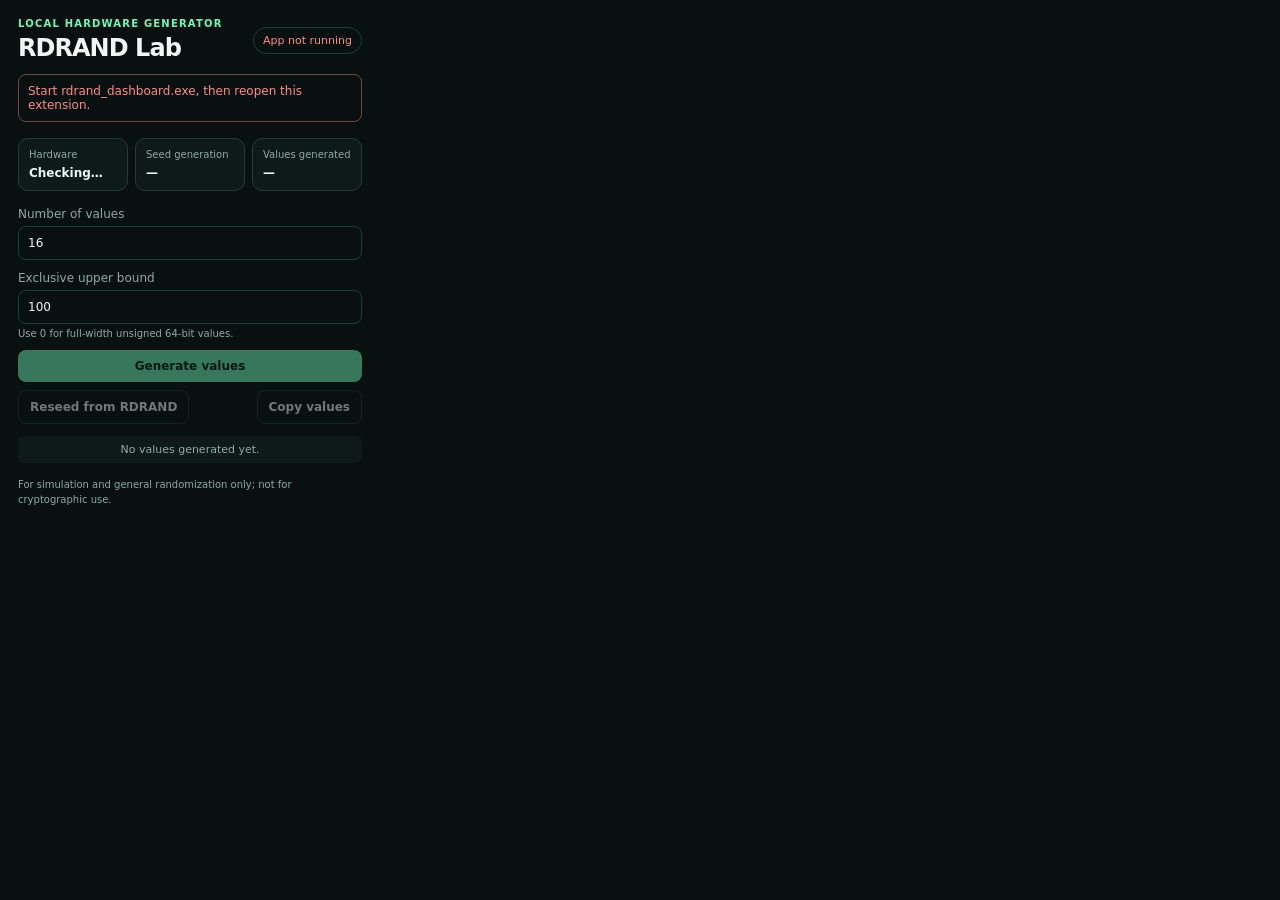
<file: extension/popup.html>
<!doctype html>
<html lang="en">
<head>
  <meta charset="utf-8">
  <meta name="viewport" content="width=device-width, initial-scale=1">
  <title>RDRAND Lab</title>
  <link rel="stylesheet" href="popup.css">
</head>
<body>
  <main>
    <header>
      <div>
        <p class="eyebrow">Local hardware generator</p>
        <h1>RDRAND Lab</h1>
      </div>
      <span id="status" class="status" data-state="loading">Connecting</span>
    </header>

    <p id="message" class="message" role="alert" hidden></p>

    <section class="metrics" aria-label="Generator status">
      <div><span>Hardware</span><strong id="hardware">Checking…</strong></div>
      <div><span>Seed generation</span><strong id="generation">—</strong></div>
      <div><span>Values generated</span><strong id="total">—</strong></div>
    </section>

    <form id="generate-form">
      <label>
        Number of values
        <input id="count" type="number" min="1" max="1000" value="16" required>
      </label>
      <label>
        Exclusive upper bound
        <input id="bound" type="number" min="0" max="18446744073709551615" value="100" required>
        <small>Use 0 for full-width unsigned 64-bit values.</small>
      </label>
      <button id="generate" type="submit" disabled>Generate values</button>
    </form>

    <div class="actions">
      <button id="reseed" class="secondary" type="button" disabled>Reseed from RDRAND</button>
      <button id="copy" class="secondary" type="button" disabled>Copy values</button>
    </div>
    <ol id="values" aria-live="polite"><li class="placeholder">No values generated yet.</li></ol>
    <footer>For simulation and general randomization only; not for cryptographic use.</footer>
  </main>
  <script src="popup.js"></script>
</body>
</html>
</file>
<file: extension/popup.css>
:root {
  color-scheme: dark;
  font-family: "Segoe UI", system-ui, sans-serif;
  color: #edf8f4;
  background: #08110f;
}

* { box-sizing: border-box; }
body { width: 380px; margin: 0; }
main { padding: 18px; }
header, .actions { display: flex; align-items: center; justify-content: space-between; gap: 10px; }
.eyebrow { margin: 0 0 5px; color: #71f5bc; font-size: 10px; font-weight: 700; letter-spacing: .12em; text-transform: uppercase; }
h1 { margin: 0; font-size: 24px; letter-spacing: -.04em; }
.status { padding: 6px 9px; border: 1px solid #223d36; border-radius: 999px; color: #91aaa2; font-size: 11px; }
.status[data-state="ready"] { color: #71f5bc; }
.status[data-state="error"] { color: #ff8c8c; }
.metrics { display: grid; grid-template-columns: repeat(3, 1fr); gap: 7px; margin: 16px 0; }
.metrics div { min-width: 0; padding: 10px; border: 1px solid #223d36; border-radius: 10px; background: #0d1a17; }
.metrics span, .metrics strong { display: block; overflow: hidden; text-overflow: ellipsis; }
.metrics span { margin-bottom: 6px; color: #91aaa2; font-size: 10px; }
.metrics strong { font-size: 12px; white-space: nowrap; }
form { display: grid; gap: 11px; }
label { color: #91aaa2; font-size: 12px; }
input { display: block; width: 100%; margin-top: 5px; padding: 9px; border: 1px solid #223d36; border-radius: 8px; background: #08110f; color: #edf8f4; font: inherit; }
small { display: block; margin-top: 4px; color: #91aaa2; font-size: 10px; }
button { padding: 9px 11px; border: 0; border-radius: 8px; background: #71f5bc; color: #062016; font: inherit; font-size: 12px; font-weight: 700; cursor: pointer; }
button:disabled { cursor: not-allowed; opacity: .45; }
.actions { margin-top: 8px; }
.secondary { border: 1px solid #223d36; background: transparent; color: #edf8f4; }
#values { display: grid; grid-template-columns: 1fr 1fr; gap: 5px; max-height: 180px; overflow: auto; margin: 12px 0 0; padding: 0; list-style: none; }
#values li { overflow: hidden; padding: 7px; border-radius: 6px; background: #0d1a17; font: 11px "Cascadia Code", Consolas, monospace; text-overflow: ellipsis; white-space: nowrap; }
#values .placeholder { grid-column: 1 / -1; color: #91aaa2; font-family: inherit; text-align: center; }
.message { padding: 9px; border: 1px solid #714545; border-radius: 8px; color: #ff8c8c; font-size: 12px; }
footer { margin-top: 14px; color: #91aaa2; font-size: 10px; line-height: 1.5; }
</file>
